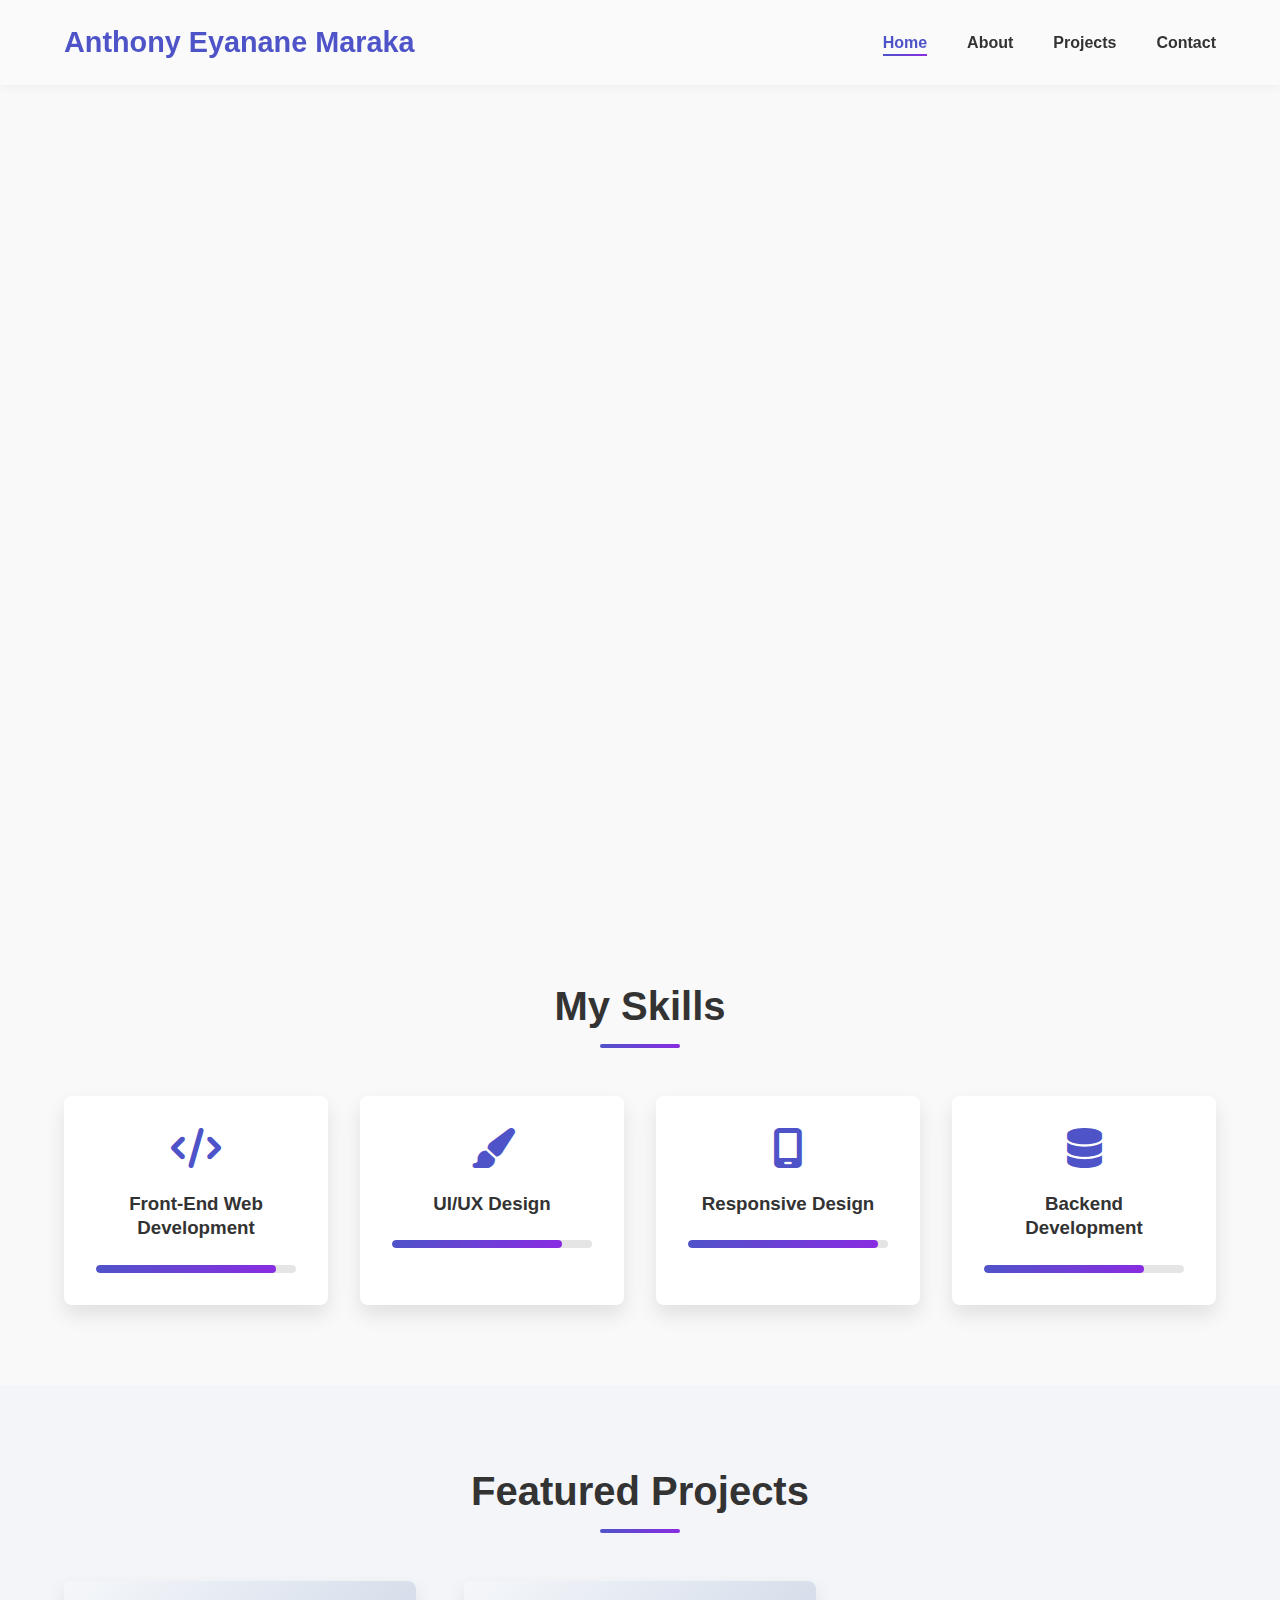
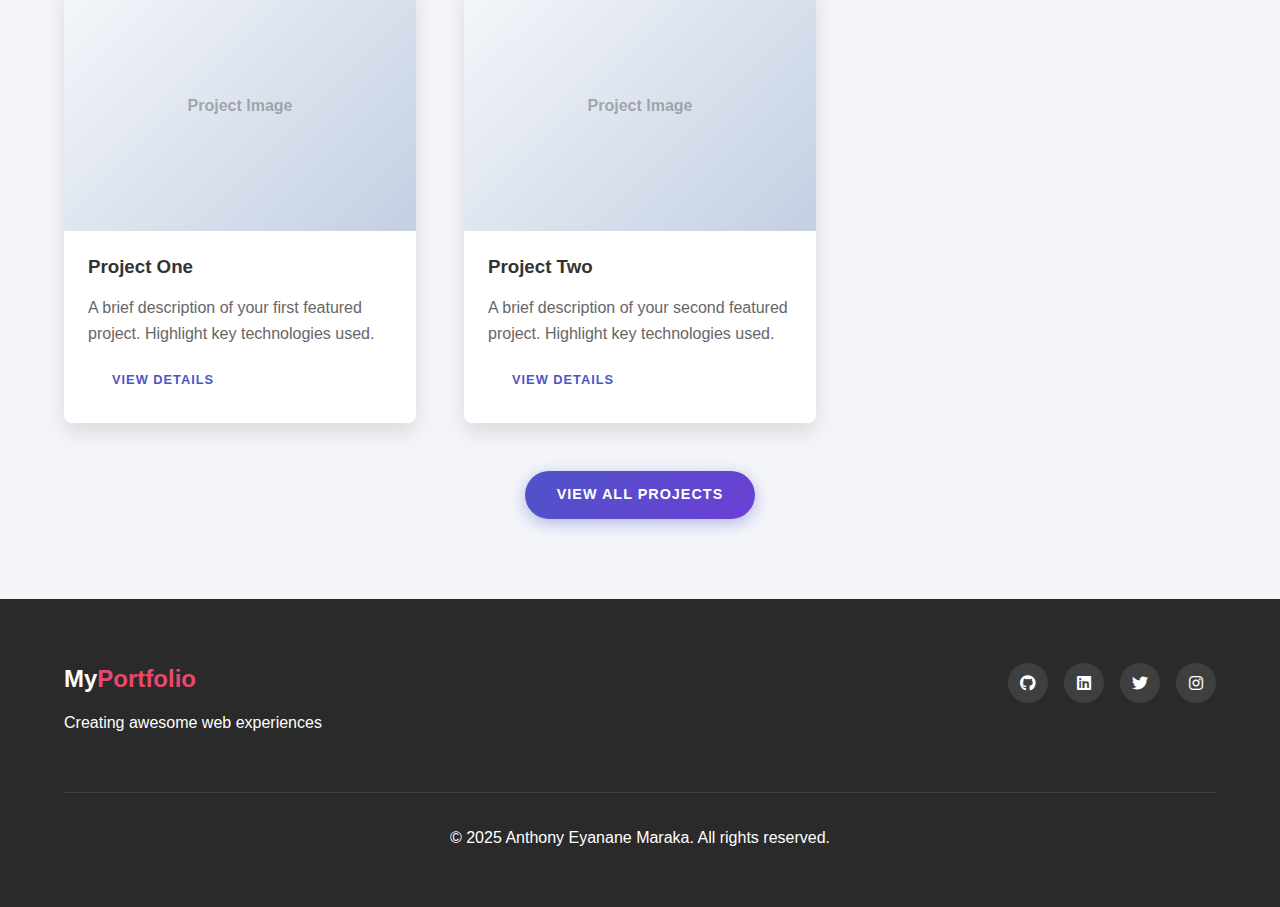
<file: index.html>
<!DOCTYPE html>
<html lang="en">
<head>
    <meta charset="UTF-8">
    <meta name="viewport" content="width=device-width, initial-scale=1.0">
    <title>My Portfolio | Home</title>
    <link rel="stylesheet" href="styles.css">
    <link rel="stylesheet" href="animations.css">
    <link rel="stylesheet" href="https://cdnjs.cloudflare.com/ajax/libs/font-awesome/6.4.0/css/all.min.css">
</head>
<body>
    <header>
        <div class="logo">
            <h1><a href="index.html">Anthony Eyanane Maraka<span></span></a></h1>
        </div>
        <nav>
            <ul class="nav-links">
                <li><a href="index.html" class="active">Home</a></li>
                <li><a href="about.html">About</a></li>
                <li><a href="projects.html">Projects</a></li>
                <li><a href="contact.html">Contact</a></li>
            </ul>
            <div class="burger">
                <div class="line1"></div>
                <div class="line2"></div>
                <div class="line3"></div>
            </div>
        </nav>
    </header>

    <main>
        <section class="hero">
            <div class="hero-text">
                <h1 class="animate-text">Hello, I'm <span class="highlight">Anthony Eyanane Maraka</span></h1>
                <h2 class="animate-text delay-1">I'm a <span class="typing">Full-Stack Web Developer</span></h2>
                <p class="animate-text delay-2">Welcome to my portfolio! I specialize in creating beautiful and functional websites and web Applications.</p>
                <div class="cta-buttons animate-text delay-3">
                    <a href="about.html" class="btn primary-btn">About Me</a>
                    <a href="projects.html" class="btn secondary-btn">My Projects</a>
                </div>
            </div>
            <div class="hero-image animate-in">
                <div class="shape">
                    <img src="./profilepic.jpg" alt="">
                </div>
            </div>
        </section>

        <section class="skills">
            <h2 class="section-title">My Skills</h2>
            <div class="skills-container">
                <div class="skill-card">
                    <i class="fas fa-code"></i>
                    <h3>Front-End Web Development</h3>
                    <div class="skill-level">
                        <div class="skill-progress" style="width: 90%;"></div>
                    </div>
                </div>
                <div class="skill-card">
                    <i class="fas fa-paintbrush"></i>
                    <h3>UI/UX Design</h3>
                    <div class="skill-level">
                        <div class="skill-progress" style="width: 85%;"></div>
                    </div>
                </div>
                <div class="skill-card">
                    <i class="fas fa-mobile-screen"></i>
                    <h3>Responsive Design</h3>
                    <div class="skill-level">
                        <div class="skill-progress" style="width: 95%;"></div>
                    </div>
                </div>
                <div class="skill-card">
                    <i class="fas fa-database"></i>
                    <h3>Backend Development</h3>
                    <div class="skill-level">
                        <div class="skill-progress" style="width: 80%;"></div>
                    </div>
                </div>
            </div>
        </section>

        <section class="featured-projects">
            <h2 class="section-title">Featured Projects</h2>
            <div class="projects-grid">
                <div class="project-card">
                    <div class="project-image placeholder-image"></div>
                    <div class="project-info">
                        <h3>Project One</h3>
                        <p>A brief description of your first featured project. Highlight key technologies used.</p>
                        <a href="projects.html" class="btn small-btn">View Details</a>
                    </div>
                </div>
                <div class="project-card">
                    <div class="project-image placeholder-image"></div>
                    <div class="project-info">
                        <h3>Project Two</h3>
                        <p>A brief description of your second featured project. Highlight key technologies used.</p>
                        <a href="projects.html" class="btn small-btn">View Details</a>
                    </div>
                </div>
            </div>
            <div class="view-all">
                <a href="projects.html" class="btn primary-btn">View All Projects</a>
            </div>
        </section>
    </main>

    <footer>
        <div class="footer-content">
            <div class="footer-logo">
                <h2>My<span>Portfolio</span></h2>
                <p>Creating awesome web experiences</p>
            </div>
            <div class="social-links">
                <a href="#" class="social-icon"><i class="fab fa-github"></i></a>
                <a href="#" class="social-icon"><i class="fab fa-linkedin"></i></a>
                <a href="#" class="social-icon"><i class="fab fa-twitter"></i></a>
                <a href="#" class="social-icon"><i class="fab fa-instagram"></i></a>
            </div>
        </div>
        <div class="footer-bottom">
            <p>&copy; 2025 Anthony Eyanane Maraka. All rights reserved.</p>
        </div>
    </footer>

    <script>
        // Toggle mobile navigation
        document.querySelector('.burger').addEventListener('click', function() {
            document.querySelector('.nav-links').classList.toggle('nav-active');
            this.classList.toggle('toggle');
        });
    </script>
</body>
</html>
</file>
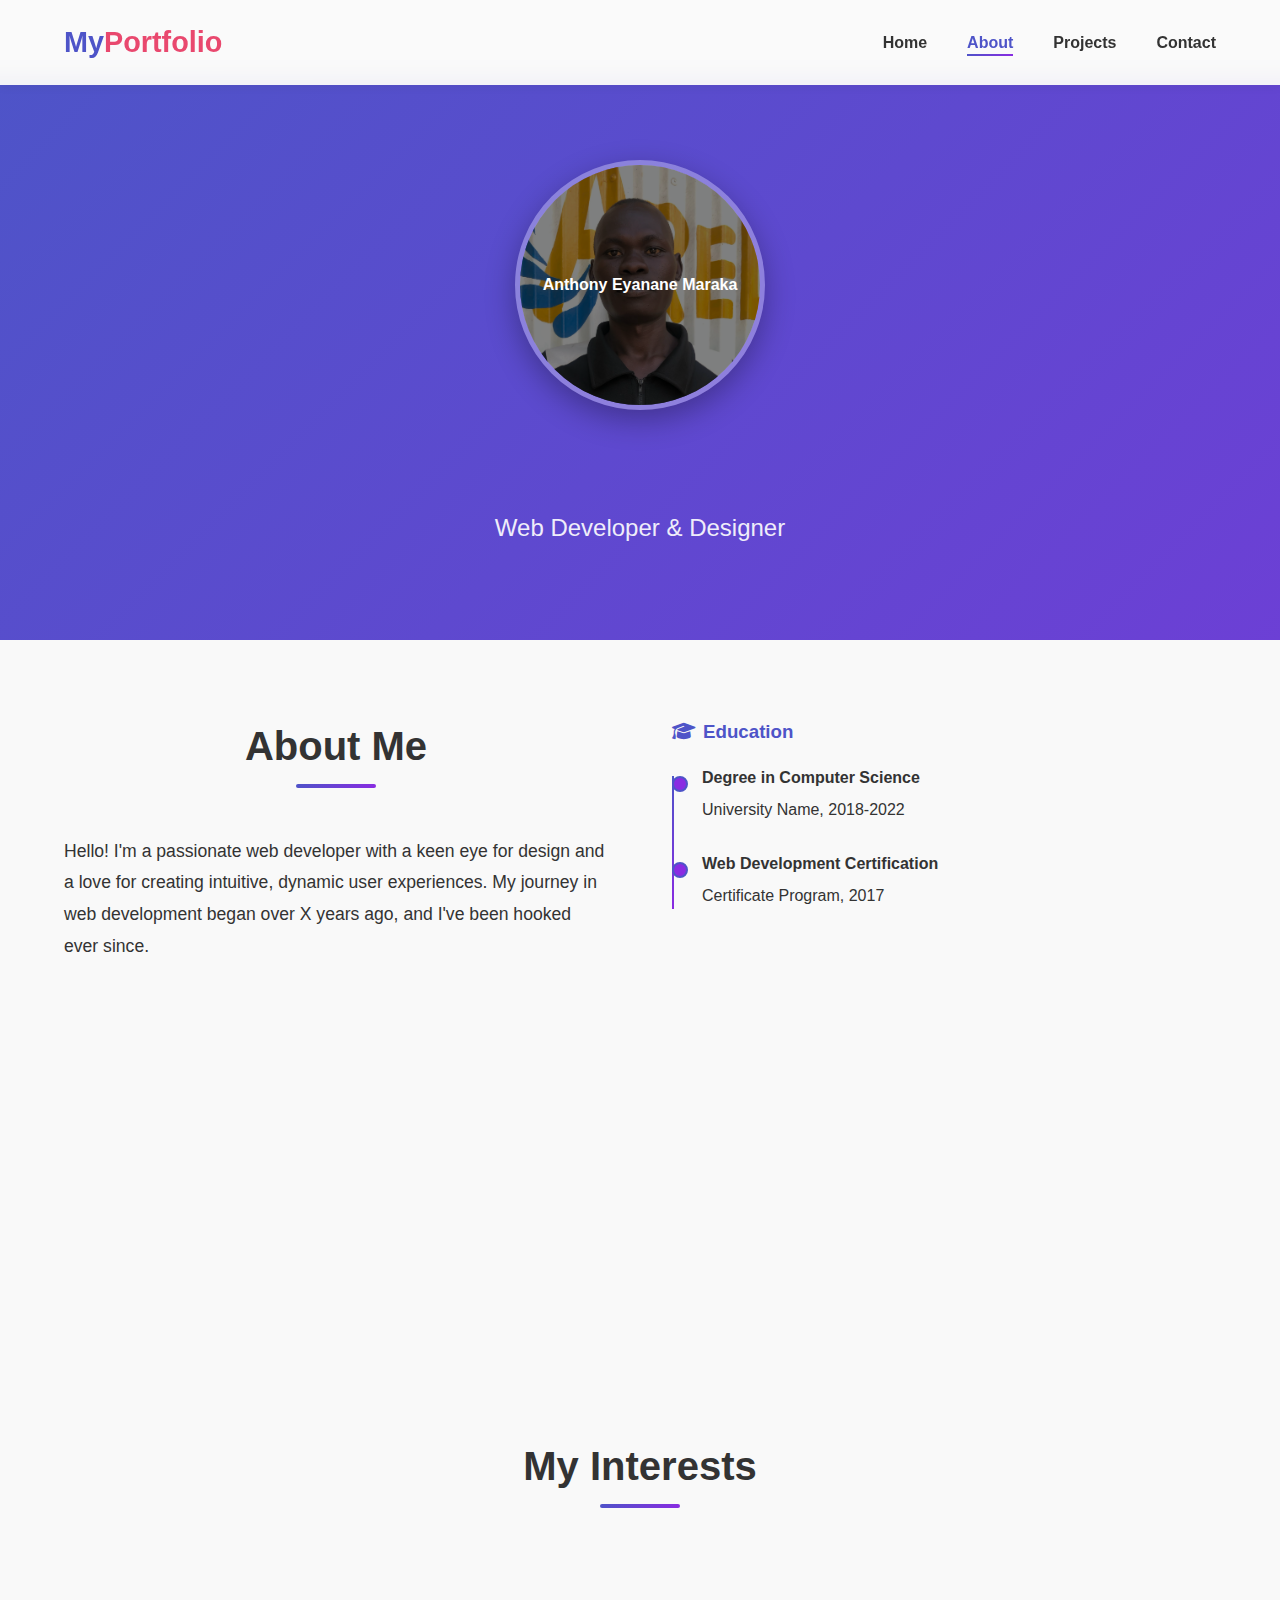
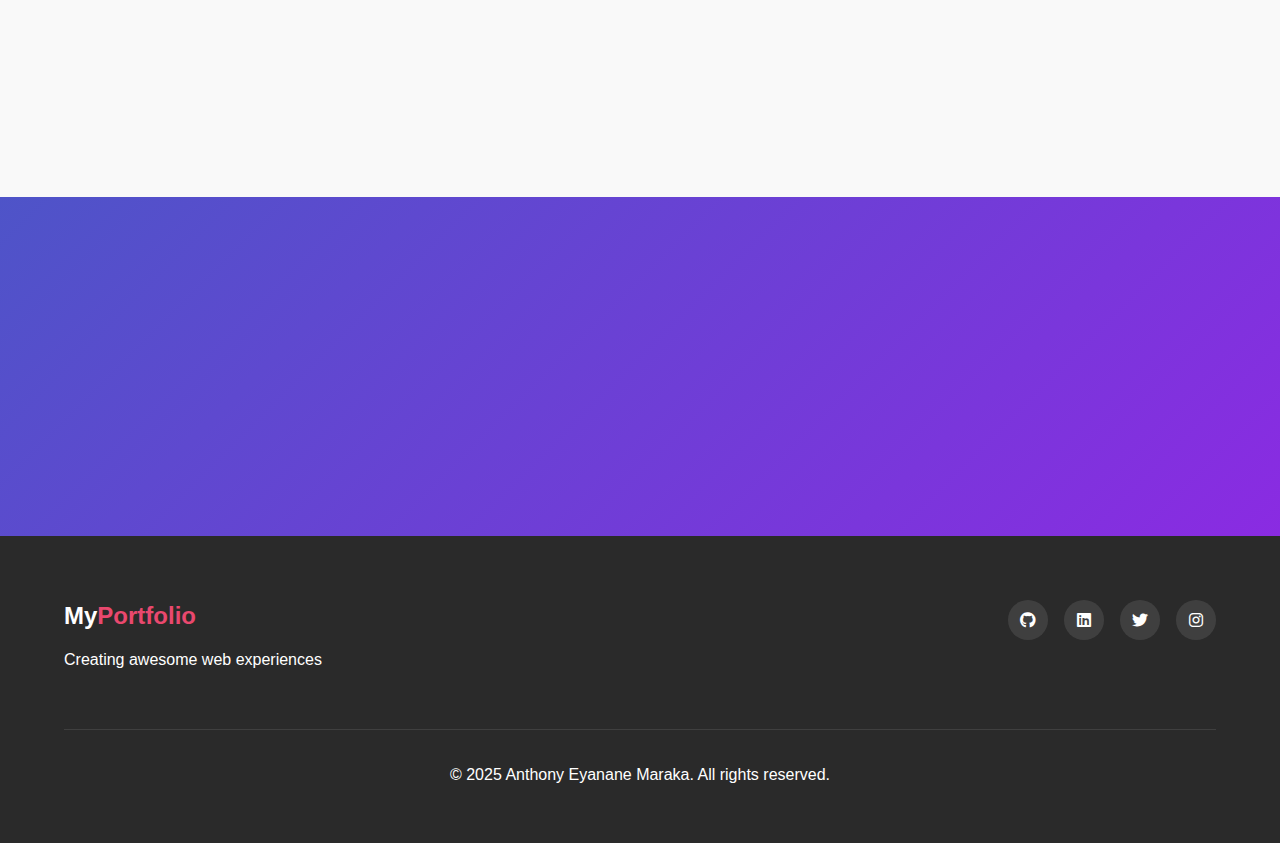
<file: about.html>
<!DOCTYPE html>
<html lang="en">
<head>
    <meta charset="UTF-8">
    <meta name="viewport" content="width=device-width, initial-scale=1.0">
    <title>My Portfolio | About Me</title>
    <link rel="stylesheet" href="styles.css">
    <link rel="stylesheet" href="animations.css">
    <link rel="stylesheet" href="https://cdnjs.cloudflare.com/ajax/libs/font-awesome/6.4.0/css/all.min.css">
</head>
<body>
    <header>
        <div class="logo">
            <h1><a href="index.html">My<span>Portfolio</span></a></h1>
        </div>
        <nav>
            <ul class="nav-links">
                <li><a href="index.html">Home</a></li>
                <li><a href="about.html" class="active">About</a></li>
                <li><a href="projects.html">Projects</a></li>
                <li><a href="contact.html">Contact</a></li>
            </ul>
            <div class="burger">
                <div class="line1"></div>
                <div class="line2"></div>
                <div class="line3"></div>
            </div>
        </nav>
    </header>

    <main>
        <section class="about-hero">
            <div class="profile-container">
                <div class="profile-photo-wrapper">
                    <div class="profile-photo">
                        <!-- Replace the following with your actual photo -->
                        <img src="./profilepic.jpg" alt="Your Name" class="photo-placeholder">
                        <div class="photo-overlay">
                            <span>
                                Anthony Eyanane Maraka
                            </span>
                        </div>
                    </div>
                </div>
                <div class="profile-name">
                    <h1 class="animate-text">Anthony Eyanane Maraka</h1>
                    <h2 class="animate-text delay-1">Web Developer & Designer</h2>
                </div>
            </div>
        </section>
        
        <section class="about-content">
            <div class="about-text">
                <h2 class="section-title">About Me</h2>
                <p class="animate-on-scroll">Hello! I'm a passionate web developer with a keen eye for design and a love for creating intuitive, dynamic user experiences. My journey in web development began over X years ago, and I've been hooked ever since.</p>
                
                <p class="animate-on-scroll">I specialize in front-end development, creating responsive websites that work across all devices. I combine technical skills with creative problem-solving to build applications that are both functional and aesthetically pleasing.</p>
                
                <p class="animate-on-scroll">When I'm not coding, you can find me [your hobbies or interests]. I believe that bringing diverse experiences into my work helps me create more innovative solutions.</p>
            </div>
            
            <div class="about-info">
                <div class="info-section education animate-on-scroll">
                    <h3><i class="fas fa-graduation-cap"></i> Education</h3>
                    <div class="timeline">
                        <div class="timeline-item">
                            <h4>Degree in Computer Science</h4>
                            <p>University Name, 2018-2022</p>
                        </div>
                        <div class="timeline-item">
                            <h4>Web Development Certification</h4>
                            <p>Certificate Program, 2017</p>
                        </div>
                    </div>
                </div>
                
                <div class="info-section experience animate-on-scroll">
                    <h3><i class="fas fa-briefcase"></i> Experience</h3>
                    <div class="timeline">
                        <div class="timeline-item">
                            <h4>Senior Web Developer</h4>
                            <p>Company Name, 2021-Present</p>
                        </div>
                        <div class="timeline-item">
                            <h4>Web Developer</h4>
                            <p>Company Name, 2019-2021</p>
                        </div>
                        <div class="timeline-item">
                            <h4>Junior Developer</h4>
                            <p>Company Name, 2017-2019</p>
                        </div>
                    </div>
                </div>
            </div>
        </section>
        
        <section class="interests">
            <h2 class="section-title">My Interests</h2>
            <div class="interests-container">
                <div class="interest-card animate-on-scroll">
                    <i class="fas fa-laptop-code"></i>
                    <h3>Coding</h3>
                </div>
                <div class="interest-card animate-on-scroll">
                    <i class="fas fa-book"></i>
                    <h3>Reading</h3>
                </div>
                <div class="interest-card animate-on-scroll">
                    <i class="fas fa-camera"></i>
                    <h3>Photography</h3>
                </div>
                <div class="interest-card animate-on-scroll">
                    <i class="fas fa-plane"></i>
                    <h3>Traveling</h3>
                </div>
            </div>
        </section>
        
        <section class="cta-section">
            <div class="cta-content animate-on-scroll">
                <h2>Interested in working together?</h2>
                <p>I'm always open to discussing new projects and opportunities.</p>
                <a href="contact.html" class="btn primary-btn">Get In Touch</a>
            </div>
        </section>
    </main>

    <footer>
        <div class="footer-content">
            <div class="footer-logo">
                <h2>My<span>Portfolio</span></h2>
                <p>Creating awesome web experiences</p>
            </div>
            <div class="social-links">
                <a href="#" class="social-icon"><i class="fab fa-github"></i></a>
                <a href="#" class="social-icon"><i class="fab fa-linkedin"></i></a>
                <a href="#" class="social-icon"><i class="fab fa-twitter"></i></a>
                <a href="#" class="social-icon"><i class="fab fa-instagram"></i></a>
            </div>
        </div>
        <div class="footer-bottom">
            <p>&copy; 2025 Anthony Eyanane Maraka. All rights reserved.</p>
        </div>
    </footer>

    <script>
        // Toggle mobile navigation
        document.querySelector('.burger').addEventListener('click', function() {
            document.querySelector('.nav-links').classList.toggle('nav-active');
            this.classList.toggle('toggle');
        });

        // Animation for elements when they come into view
        const observerOptions = {
            threshold: 0.25
        };

        const observer = new IntersectionObserver(function(entries, observer) {
            entries.forEach(entry => {
                if (entry.isIntersecting) {
                    entry.target.classList.add('visible');
                    observer.unobserve(entry.target);
                }
            });
        }, observerOptions);

        document.querySelectorAll('.animate-on-scroll').forEach(element => {
            observer.observe(element);
        });
    </script>
</body>
</html>
</file>
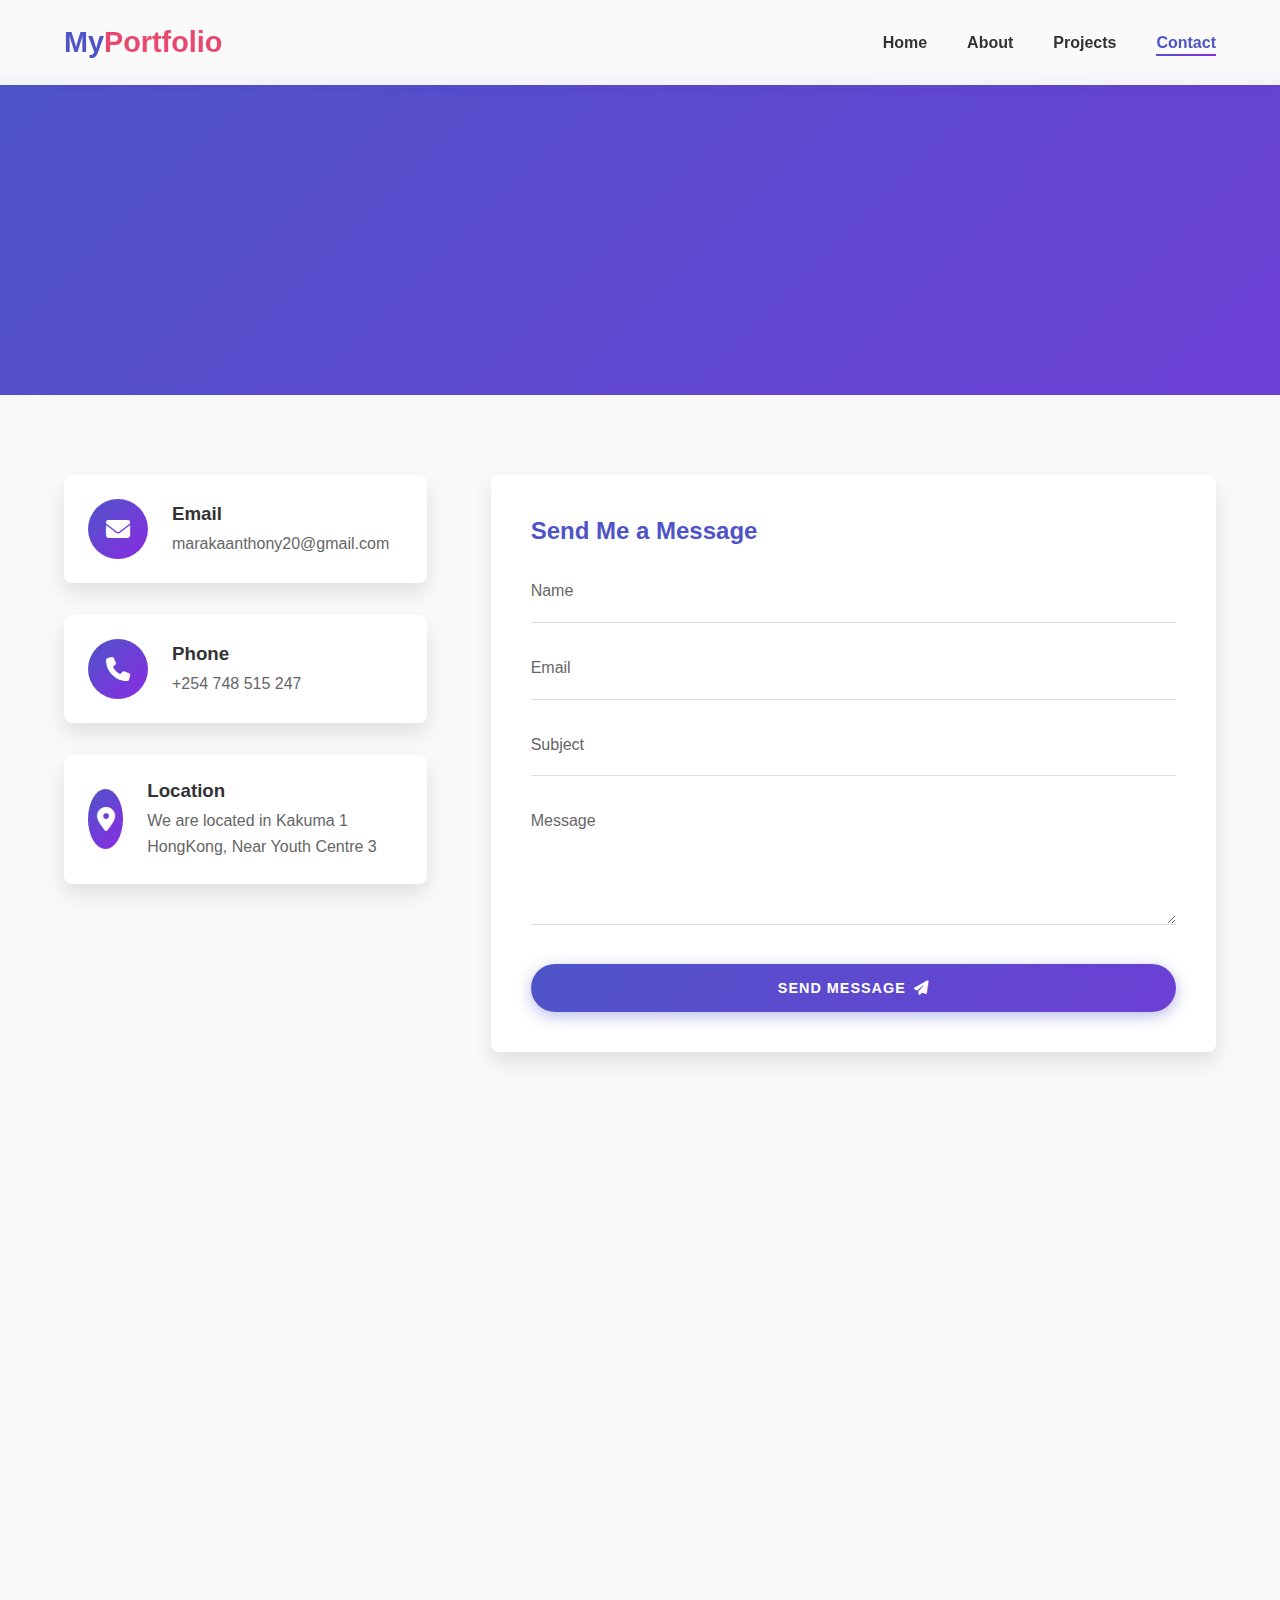
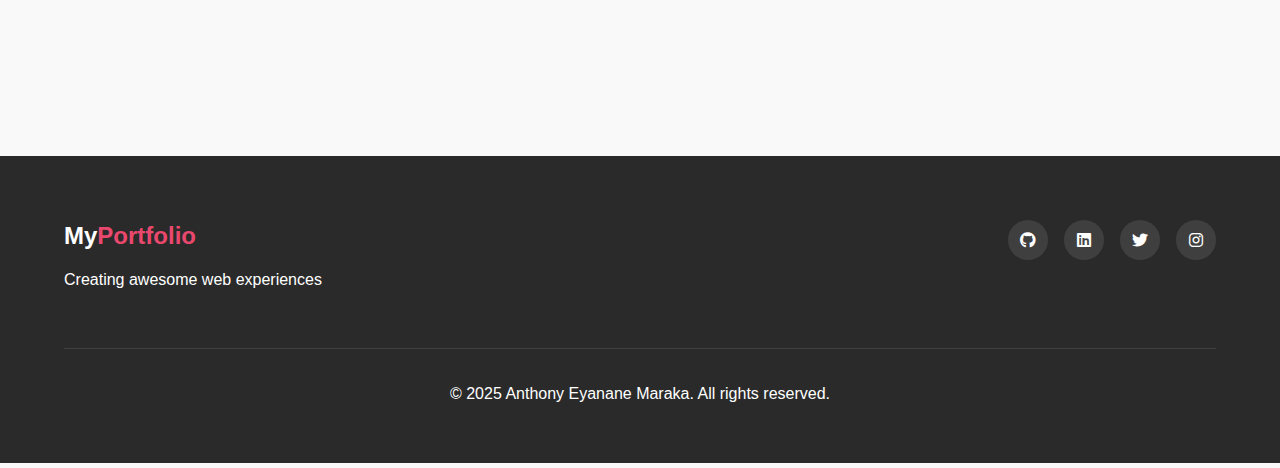
<file: contact.html>
<!DOCTYPE html>
<html lang="en">
<head>
    <meta charset="UTF-8">
    <meta name="viewport" content="width=device-width, initial-scale=1.0">
    <title>My Portfolio | Contact</title>
    <link rel="stylesheet" href="styles.css">
    <link rel="stylesheet" href="animations.css">
    <link rel="stylesheet" href="https://cdnjs.cloudflare.com/ajax/libs/font-awesome/6.4.0/css/all.min.css">
</head>
<body>
    <header>
        <div class="logo">
            <h1><a href="index.html">My<span>Portfolio</span></a></h1>
        </div>
        <nav>
            <ul class="nav-links">
                <li><a href="index.html">Home</a></li>
                <li><a href="about.html">About</a></li>
                <li><a href="projects.html">Projects</a></li>
                <li><a href="contact.html" class="active">Contact</a></li>
            </ul>
            <div class="burger">
                <div class="line1"></div>
                <div class="line2"></div>
                <div class="line3"></div>
            </div>
        </nav>
    </header>

    <main>
        <section class="contact-hero">
            <div class="contact-hero-content">
                <h1 class="animate-text">Get In Touch</h1>
                <p class="animate-text delay-1">Have a question or want to work together? Feel free to contact me!</p>
            </div>
        </section>

        <section class="contact-container">
            <div class="contact-info">
                <div class="info-card animate-on-scroll">
                    <div class="info-icon">
                        <i class="fas fa-envelope"></i>
                    </div>
                    <div class="info-details">
                        <h3>Email</h3>
                        <p>marakaanthony20@gmail.com</p>
                    </div>
                </div>
                <div class="info-card animate-on-scroll">
                    <div class="info-icon">
                        <i class="fas fa-phone"></i>
                    </div>
                    <div class="info-details">
                        <h3>Phone</h3>
                        <p>+254 748 515 247</p>
                    </div>
                </div>
                <div class="info-card animate-on-scroll">
                    <div class="info-icon">
                        <i class="fas fa-map-marker-alt"></i>
                    </div>
                    <div class="info-details">
                        <h3>Location</h3>
                        <p>We are located in Kakuma 1 HongKong, Near Youth Centre 3</p>
                    </div>
                </div>
                <div class="social-contact animate-on-scroll">
                    <h3>Connect With Me</h3>
                    <div class="social-icons">
                        <a href="#" class="social-icon"><i class="fab fa-github"></i></a>
                        <a href="#" class="social-icon"><i class="fab fa-linkedin"></i></a>
                        <a href="#" class="social-icon"><i class="fab fa-twitter"></i></a>
                        <a href="#" class="social-icon"><i class="fab fa-instagram"></i></a>
                    </div>
                </div>
            </div>

            <div class="contact-form-container animate-on-scroll">
                <h2>Send Me a Message</h2>
                <form class="contact-form" id="contactForm">
                    <div class="form-group">
                        <label for="name">Name</label>
                        <input type="text" id="name" name="name" required>
                        <div class="form-border"></div>
                    </div>
                    <div class="form-group">
                        <label for="email">Email</label>
                        <input type="email" id="email" name="email" required>
                        <div class="form-border"></div>
                    </div>
                    <div class="form-group">
                        <label for="subject">Subject</label>
                        <input type="text" id="subject" name="subject" required>
                        <div class="form-border"></div>
                    </div>
                    <div class="form-group">
                        <label for="message">Message</label>
                        <textarea id="message" name="message" rows="5" required></textarea>
                        <div class="form-border"></div>
                    </div>
                    <button type="submit" class="btn primary-btn submit-btn">
                        <span>Send Message</span>
                        <i class="fas fa-paper-plane"></i>
                    </button>
                </form>
            </div>
        </section>

        <section class="map-section">
            <div class="map-container animate-on-scroll">
                <h2>Find Me Here</h2>
                <div class="map-placeholder">
                    <!-- Replace with actual map embed code -->
                    <div class="map-overlay">
                        <span>Map will be embedded here</span>
                    </div>
                </div>
            </div>
        </section>
    </main>

    <footer>
        <div class="footer-content">
            <div class="footer-logo">
                <h2>My<span>Portfolio</span></h2>
                <p>Creating awesome web experiences</p>
            </div>
            <div class="social-links">
                <a href="#" class="social-icon"><i class="fab fa-github"></i></a>
                <a href="#" class="social-icon"><i class="fab fa-linkedin"></i></a>
                <a href="#" class="social-icon"><i class="fab fa-twitter"></i></a>
                <a href="#" class="social-icon"><i class="fab fa-instagram"></i></a>
            </div>
        </div>
        <div class="footer-bottom">
            <p>&copy; 2025 Anthony Eyanane Maraka. All rights reserved.</p>
        </div>
    </footer>

    <script>
        // Toggle mobile navigation
        document.querySelector('.burger').addEventListener('click', function() {
            document.querySelector('.nav-links').classList.toggle('nav-active');
            this.classList.toggle('toggle');
        });

        // Form animation
        const formInputs = document.querySelectorAll('.form-group input, .form-group textarea');
        
        formInputs.forEach(input => {
            input.addEventListener('focus', function() {
                this.parentElement.classList.add('focused');
            });
            
            input.addEventListener('blur', function() {
                if (this.value === '') {
                    this.parentElement.classList.remove('focused');
                }
            });
            
            // Check if input has value on page load
            if (input.value !== '') {
                input.parentElement.classList.add('focused');
            }
        });

        // Form submission (for demonstration)
        document.getElementById('contactForm').addEventListener('submit', function(e) {
            e.preventDefault();
            
            // Simulate form submission
            const submitBtn = document.querySelector('.submit-btn');
            submitBtn.innerHTML = '<i class="fas fa-spinner fa-spin"></i> Sending...';
            submitBtn.disabled = true;
            
            setTimeout(() => {
                submitBtn.innerHTML = '<i class="fas fa-check"></i> Message Sent!';
                submitBtn.classList.add('success');
                
                // Reset form after delay
                setTimeout(() => {
                    this.reset();
                    submitBtn.innerHTML = '<span>Send Message</span><i class="fas fa-paper-plane"></i>';
                    submitBtn.disabled = false;
                    submitBtn.classList.remove('success');
                    document.querySelectorAll('.form-group').forEach(group => {
                        group.classList.remove('focused');
                    });
                }, 3000);
            }, 2000);
        });

        // Animation for elements when they come into view
        const observerOptions = {
            threshold: 0.25
        };

        const observer = new IntersectionObserver(function(entries, observer) {
            entries.forEach(entry => {
                if (entry.isIntersecting) {
                    entry.target.classList.add('visible');
                    observer.unobserve(entry.target);
                }
            });
        }, observerOptions);

        document.querySelectorAll('.animate-on-scroll').forEach(element => {
            observer.observe(element);
        });
    </script>
</body>
</html>
</file>
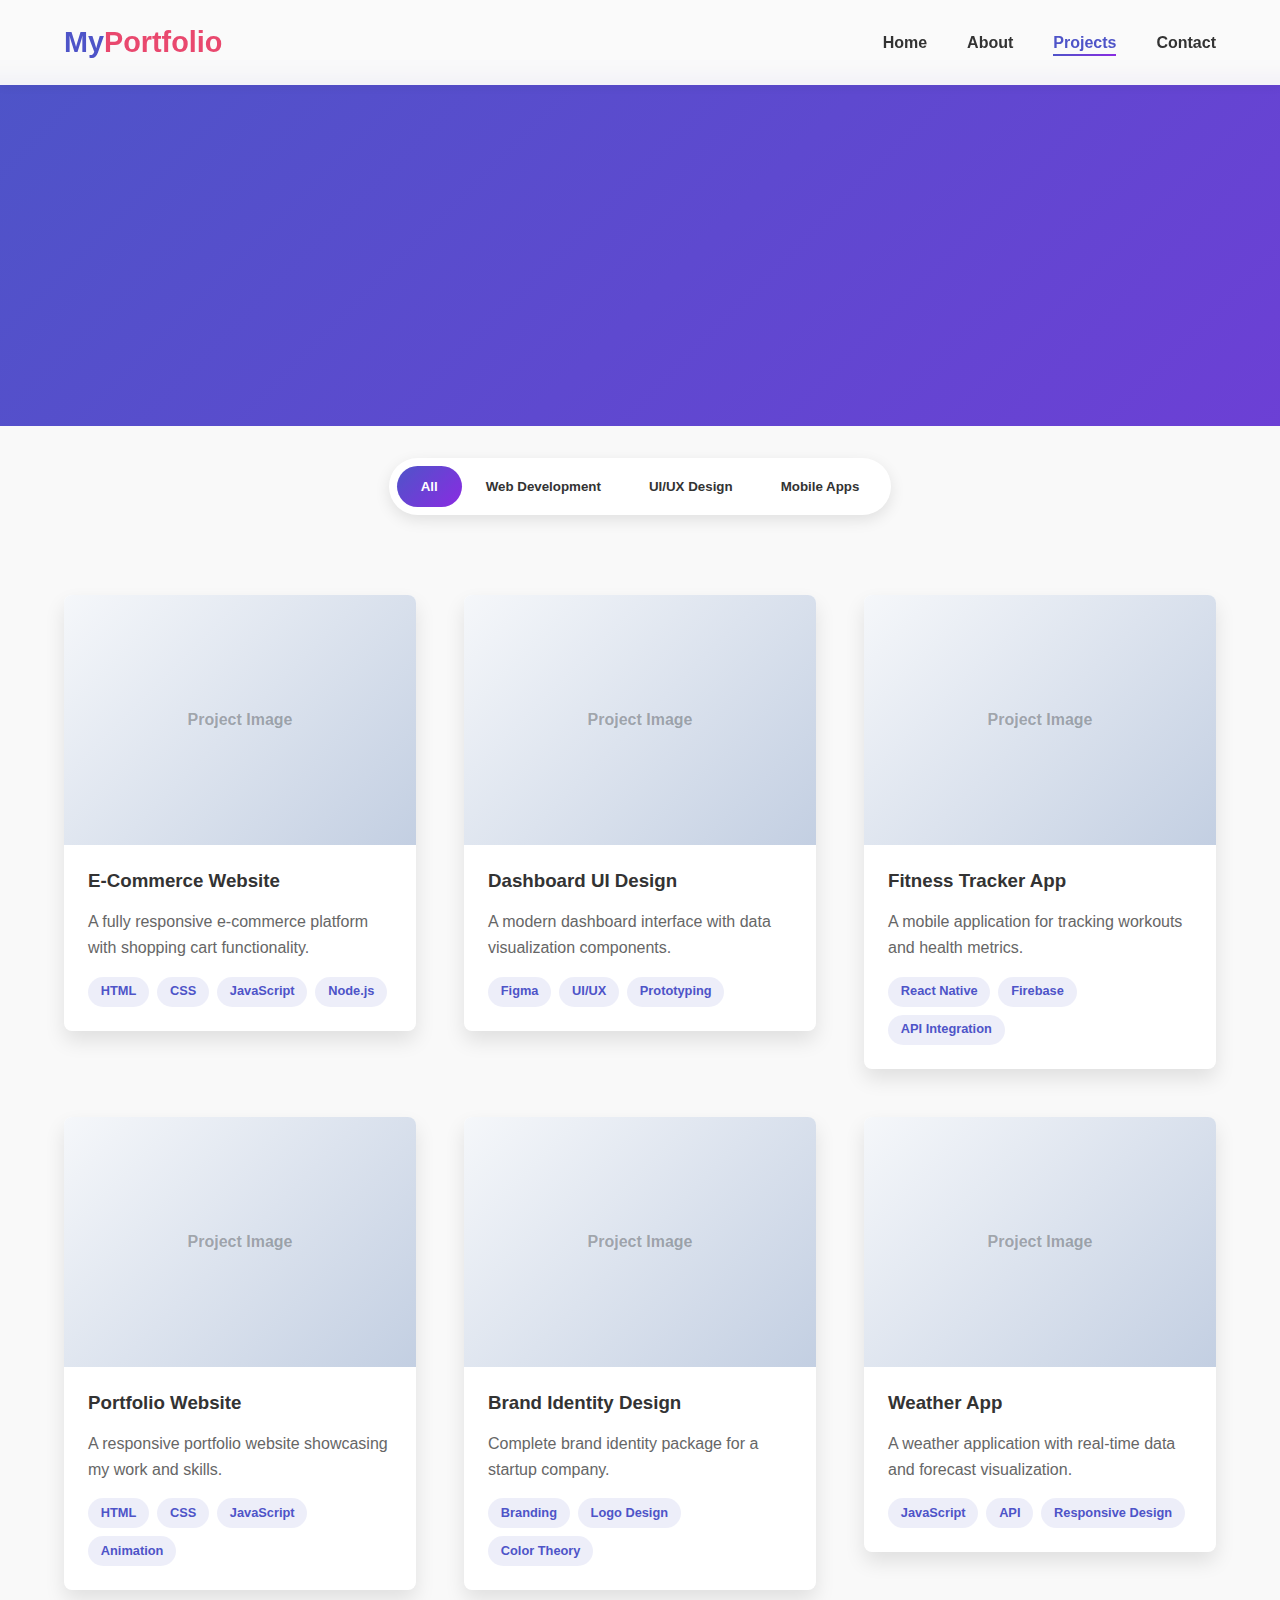
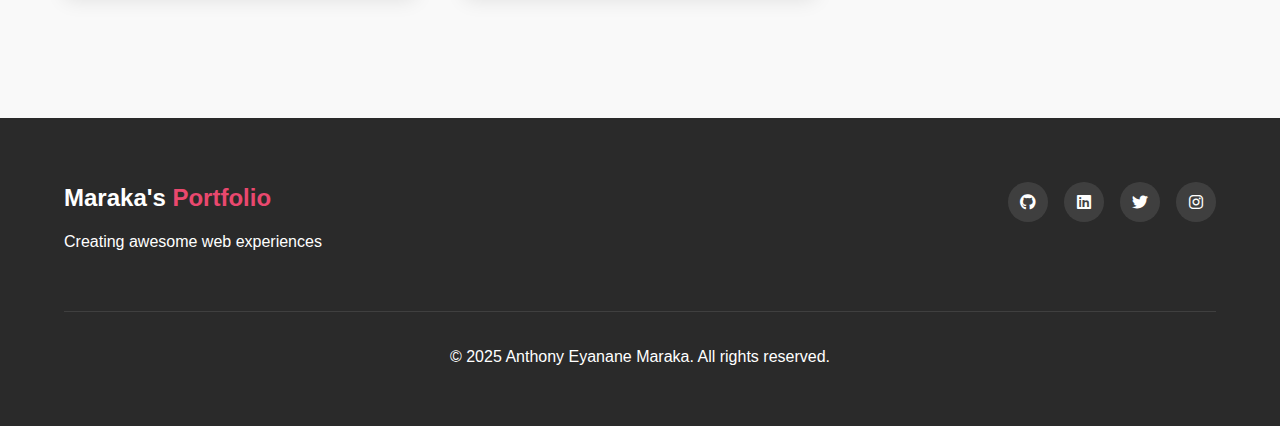
<file: projects.html>
<!DOCTYPE html>
<html lang="en">
<head>
    <meta charset="UTF-8">
    <meta name="viewport" content="width=device-width, initial-scale=1.0">
    <title>My Portfolio | Projects</title>
    <link rel="stylesheet" href="styles.css">
    <link rel="stylesheet" href="animations.css">
    <link rel="stylesheet" href="https://cdnjs.cloudflare.com/ajax/libs/font-awesome/6.4.0/css/all.min.css">
</head>
<body>
    <header>
        <div class="logo">
            <h1><a href="index.html">My<span>Portfolio</span></a></h1>
        </div>
        <nav>
            <ul class="nav-links">
                <li><a href="index.html">Home</a></li>
                <li><a href="about.html">About</a></li>
                <li><a href="projects.html" class="active">Projects</a></li>
                <li><a href="contact.html">Contact</a></li>
            </ul>
            <div class="burger">
                <div class="line1"></div>
                <div class="line2"></div>
                <div class="line3"></div>
            </div>
        </nav>
    </header>

    <main>
        <section class="projects-hero">
            <div class="projects-hero-content">
                <h1 class="animate-text">My Projects</h1>
                <p class="animate-text delay-1">A showcase of my work, projects, and contributions.</p>
            </div>
        </section>

        <section class="projects-filter">
            <div class="filter-container">
                <button class="filter-btn active" data-filter="all">All</button>
                <button class="filter-btn" data-filter="web">Web Development</button>
                <button class="filter-btn" data-filter="design">UI/UX Design</button>
                <button class="filter-btn" data-filter="app">Mobile Apps</button>
            </div>
        </section>

        <section class="projects-gallery">
            <div class="projects-grid">
                <!-- Project 1 -->
                <div class="project-item" data-category="web">
                    <div class="project-card">
                        <div class="project-image placeholder-image">
                            <div class="project-overlay">
                                <div class="project-links">
                                    <a href="#" class="project-link"><i class="fas fa-link"></i></a>
                                    <a href="#" class="project-github"><i class="fab fa-github"></i></a>
                                </div>
                            </div>
                        </div>
                        <div class="project-info">
                            <h3>E-Commerce Website</h3>
                            <p>A fully responsive e-commerce platform with shopping cart functionality.</p>
                            <div class="project-tech">
                                <span class="tech-tag">HTML</span>
                                <span class="tech-tag">CSS</span>
                                <span class="tech-tag">JavaScript</span>
                                <span class="tech-tag">Node.js</span>
                            </div>
                        </div>
                    </div>
                </div>

                <!-- Project 2 -->
                <div class="project-item" data-category="design">
                    <div class="project-card">
                        <div class="project-image placeholder-image">
                            <div class="project-overlay">
                                <div class="project-links">
                                    <a href="#" class="project-link"><i class="fas fa-link"></i></a>
                                    <a href="#" class="project-github"><i class="fab fa-github"></i></a>
                                </div>
                            </div>
                        </div>
                        <div class="project-info">
                            <h3>Dashboard UI Design</h3>
                            <p>A modern dashboard interface with data visualization components.</p>
                            <div class="project-tech">
                                <span class="tech-tag">Figma</span>
                                <span class="tech-tag">UI/UX</span>
                                <span class="tech-tag">Prototyping</span>
                            </div>
                        </div>
                    </div>
                </div>

                <!-- Project 3 -->
                <div class="project-item" data-category="app">
                    <div class="project-card">
                        <div class="project-image placeholder-image">
                            <div class="project-overlay">
                                <div class="project-links">
                                    <a href="#" class="project-link"><i class="fas fa-link"></i></a>
                                    <a href="#" class="project-github"><i class="fab fa-github"></i></a>
                                </div>
                            </div>
                        </div>
                        <div class="project-info">
                            <h3>Fitness Tracker App</h3>
                            <p>A mobile application for tracking workouts and health metrics.</p>
                            <div class="project-tech">
                                <span class="tech-tag">React Native</span>
                                <span class="tech-tag">Firebase</span>
                                <span class="tech-tag">API Integration</span>
                            </div>
                        </div>
                    </div>
                </div>

                <!-- Project 4 -->
                <div class="project-item" data-category="web">
                    <div class="project-card">
                        <div class="project-image placeholder-image">
                            <div class="project-overlay">
                                <div class="project-links">
                                    <a href="#" class="project-link"><i class="fas fa-link"></i></a>
                                    <a href="#" class="project-github"><i class="fab fa-github"></i></a>
                                </div>
                            </div>
                        </div>
                        <div class="project-info">
                            <h3>Portfolio Website</h3>
                            <p>A responsive portfolio website showcasing my work and skills.</p>
                            <div class="project-tech">
                                <span class="tech-tag">HTML</span>
                                <span class="tech-tag">CSS</span>
                                <span class="tech-tag">JavaScript</span>
                                <span class="tech-tag">Animation</span>
                            </div>
                        </div>
                    </div>
                </div>

                <!-- Project 5 -->
                <div class="project-item" data-category="design">
                    <div class="project-card">
                        <div class="project-image placeholder-image">
                            <div class="project-overlay">
                                <div class="project-links">
                                    <a href="#" class="project-link"><i class="fas fa-link"></i></a>
                                    <a href="#" class="project-github"><i class="fab fa-github"></i></a>
                                </div>
                            </div>
                        </div>
                        <div class="project-info">
                            <h3>Brand Identity Design</h3>
                            <p>Complete brand identity package for a startup company.</p>
                            <div class="project-tech">
                                <span class="tech-tag">Branding</span>
                                <span class="tech-tag">Logo Design</span>
                                <span class="tech-tag">Color Theory</span>
                            </div>
                        </div>
                    </div>
                </div>

                <!-- Project 6 -->
                <div class="project-item" data-category="web">
                    <div class="project-card">
                        <div class="project-image placeholder-image">
                            <div class="project-overlay">
                                <div class="project-links">
                                    <a href="#" class="project-link"><i class="fas fa-link"></i></a>
                                    <a href="#" class="project-github"><i class="fab fa-github"></i></a>
                                </div>
                            </div>
                        </div>
                        <div class="project-info">
                            <h3>Weather App</h3>
                            <p>A weather application with real-time data and forecast visualization.</p>
                            <div class="project-tech">
                                <span class="tech-tag">JavaScript</span>
                                <span class="tech-tag">API</span>
                                <span class="tech-tag">Responsive Design</span>
                            </div>
                        </div>
                    </div>
                </div>
            </div>
        </section>
    </main>

    <footer>
        <div class="footer-content">
            <div class="footer-logo">
                <h2>Maraka's <span>Portfolio</span></h2>
                <p>Creating awesome web experiences</p>
            </div>
            <div class="social-links">
                <a href="#" class="social-icon"><i class="fab fa-github"></i></a>
                <a href="#" class="social-icon"><i class="fab fa-linkedin"></i></a>
                <a href="#" class="social-icon"><i class="fab fa-twitter"></i></a>
                <a href="#" class="social-icon"><i class="fab fa-instagram"></i></a>
            </div>
        </div>
        <div class="footer-bottom">
            <p>&copy; 2025 Anthony Eyanane Maraka. All rights reserved.</p>
        </div>
    </footer>

    <script>
        // Toggle mobile navigation
        document.querySelector('.burger').addEventListener('click', function() {
            document.querySelector('.nav-links').classList.toggle('nav-active');
            this.classList.toggle('toggle');
        });

        // Project filtering
        const filterButtons = document.querySelectorAll('.filter-btn');
        const projectItems = document.querySelectorAll('.project-item');

        filterButtons.forEach(button => {
            button.addEventListener('click', function() {
                // Remove active class from all buttons
                filterButtons.forEach(btn => btn.classList.remove('active'));
                // Add active class to clicked button
                this.classList.add('active');
                
                const filterValue = this.getAttribute('data-filter');
                
                projectItems.forEach(item => {
                    if (filterValue === 'all' || item.getAttribute('data-category') === filterValue) {
                        item.style.display = 'block';
                        setTimeout(() => {
                            item.style.opacity = '1';
                            item.style.transform = 'scale(1)';
                        }, 50);
                    } else {
                        item.style.opacity = '0';
                        item.style.transform = 'scale(0.8)';
                        setTimeout(() => {
                            item.style.display = 'none';
                        }, 300);
                    }
                });
            });
        });

        // Animation for elements when they come into view
        const observerOptions = {
            threshold: 0.25
        };

        const observer = new IntersectionObserver(function(entries, observer) {
            entries.forEach(entry => {
                if (entry.isIntersecting) {
                    entry.target.classList.add('visible');
                    observer.unobserve(entry.target);
                }
            });
        }, observerOptions);

        document.querySelectorAll('.project-card').forEach(element => {
            observer.observe(element);
        });
    </script>
</body>
</html>
</file>
<file: styles.css>
/* Global Styles and Variables */
:root {
    /* Main color scheme - vibrant and professional */
    --primary-color: #4e54c8;
    --secondary-color: #8a2be2;
    --accent-color: #e9486e;
    --text-color: #333333;
    --light-text: #ffffff;
    --bg-color: #f9f9f9;
    --dark-bg: #2a2a2a;
    --gradient-bg: linear-gradient(135deg, var(--primary-color), var(--secondary-color));
    --card-bg: #ffffff;
    --card-shadow: 0 10px 20px rgba(0, 0, 0, 0.1);
    --border-radius: 8px;
    --transition-speed: 0.3s;
    
    /* Font settings */
    --heading-font: 'Poppins', sans-serif;
    --body-font: 'Open Sans', sans-serif;
}

/* Import fonts from Google Fonts */
@import url('https://fonts.googleapis.com/css2?family=Open+Sans:wght@400;600&family=Poppins:wght@500;600;700&display=swap');

/* CSS Reset & Base Styles */
* {
    margin: 0;
    padding: 0;
    box-sizing: border-box;
}

html {
    scroll-behavior: smooth;
}

body {
    font-family: var(--body-font);
    color: var(--text-color);
    background-color: var(--bg-color);
    line-height: 1.6;
    overflow-x: hidden;
}

h1, h2, h3, h4, h5, h6 {
    font-family: var(--heading-font);
    font-weight: 700;
    line-height: 1.3;
    margin-bottom: 1rem;
}

p {
    margin-bottom: 1.5rem;
}

a {
    text-decoration: none;
    color: var(--primary-color);
    transition: all var(--transition-speed) ease;
}

a:hover {
    color: var(--secondary-color);
}

ul {
    list-style: none;
}

img {
    max-width: 100%;
    height: auto;
    display: block;
}

section {
    padding: 5rem 0;
}

.section-title {
    font-size: 2.5rem;
    text-align: center;
    margin-bottom: 3rem;
    position: relative;
    padding-bottom: 1rem;
}

.section-title::after {
    content: '';
    position: absolute;
    bottom: 0;
    left: 50%;
    transform: translateX(-50%);
    width: 80px;
    height: 4px;
    background: var(--gradient-bg);
    border-radius: 2px;
}

.btn {
    display: inline-flex;
    align-items: center;
    justify-content: center;
    padding: 0.8rem 2rem;
    border-radius: 30px;
    font-weight: 600;
    cursor: pointer;
    transition: all var(--transition-speed) ease;
    border: none;
    outline: none;
    text-transform: uppercase;
    letter-spacing: 1px;
    font-size: 0.9rem;
}

.primary-btn {
    background: var(--gradient-bg);
    color: var(--light-text);
    box-shadow: 0 4px 15px rgba(78, 84, 200, 0.4);
}

.primary-btn:hover {
    background: linear-gradient(135deg, var(--secondary-color), var(--primary-color));
    transform: translateY(-3px);
    box-shadow: 0 8px 25px rgba(78, 84, 200, 0.5);
    color: var(--light-text);
}

.secondary-btn {
    background: transparent;
    color: var(--primary-color);
    border: 2px solid var(--primary-color);
}

.secondary-btn:hover {
    background: var(--primary-color);
    color: var(--light-text);
    transform: translateY(-3px);
}

.small-btn {
    padding: 0.5rem 1.5rem;
    font-size: 0.8rem;
}

/* Header & Navigation */
header {
    position: fixed;
    top: 0;
    left: 0;
    width: 100%;
    z-index: 1000;
    display: flex;
    justify-content: space-between;
    align-items: center;
    padding: 1.5rem 5%;
    transition: all var(--transition-speed) ease;
    background-color: rgba(249, 249, 249, 0.9);
    backdrop-filter: blur(10px);
    box-shadow: 0 2px 10px rgba(0, 0, 0, 0.05);
}

.logo h1 {
    font-size: 1.8rem;
    margin: 0;
}

.logo a {
    color: var(--primary-color);
}

.logo span {
    color: var(--accent-color);
}

.nav-links {
    display: flex;
    align-items: center;
    gap: 2.5rem;
}

.nav-links a {
    color: var(--text-color);
    font-weight: 600;
    position: relative;
}

.nav-links a::after {
    content: '';
    position: absolute;
    bottom: -5px;
    left: 0;
    width: 0;
    height: 2px;
    background: var(--gradient-bg);
    transition: width var(--transition-speed) ease;
}

.nav-links a:hover::after,
.nav-links a.active::after {
    width: 100%;
}

.nav-links a.active {
    color: var(--primary-color);
}

.burger {
    display: none;
    cursor: pointer;
}

.burger div {
    width: 25px;
    height: 3px;
    background-color: var(--text-color);
    margin: 5px;
    transition: all 0.3s ease;
}

/* Main Content - Home Page */
main {
    margin-top: 80px;
}

.hero {
    min-height: calc(100vh - 80px);
    display: flex;
    align-items: center;
    justify-content: space-between;
    padding: 0 5%;
    position: relative;
    overflow: hidden;
}

.hero-text {
    max-width: 50%;
    z-index: 1;
}

.hero-text h1 {
    font-size: 3.5rem;
    margin-bottom: 1rem;
}

.hero-text h2 {
    font-size: 2.5rem;
    margin-bottom: 1.5rem;
}

.highlight {
    color: var(--accent-color);
    position: relative;
    z-index: 1;
}

.highlight::after {
    content: '';
    position: absolute;
    width: 100%;
    height: 30%;
    background-color: rgba(233, 72, 110, 0.2);
    bottom: 5px;
    left: 0;
    z-index: -1;
    transform: skewX(-15deg);
}

.typing {
    position: relative;
    color: var(--secondary-color);
}

.typing::after {
    content: '|';
    position: absolute;
    right: -8px;
    animation: blink 0.8s infinite;
}

.cta-buttons {
    display: flex;
    gap: 1rem;
    margin-top: 2rem;
}

.hero-image {
    width: 45%;
    position: relative;
}

.shape {
    width: 350px;
    height: 350px;
    border-radius: 50%;
    background: var(--gradient-bg);
    position: relative;
    display: flex;
    justify-content: center;
    align-items: center;
    overflow: hidden;
    box-shadow: 0 20px 30px rgba(0, 0, 0, 0.2);
}

.shape::before {
    content: '';
    position: absolute;
    width: 150%;
    height: 150%;
    background: linear-gradient(transparent, rgba(255, 255, 255, 0.2));
    transform: rotate(45deg);
    top: -40%;
    left: -40%;
}

/* Skills Section */
.skills-container {
    display: grid;
    grid-template-columns: repeat(auto-fill, minmax(250px, 1fr));
    gap: 2rem;
    padding: 0 5%;
}

.skill-card {
    background-color: var(--card-bg);
    border-radius: var(--border-radius);
    padding: 2rem;
    box-shadow: var(--card-shadow);
    text-align: center;
    transition: transform var(--transition-speed) ease;
}

.skill-card:hover {
    transform: translateY(-10px);
}

.skill-card i {
    font-size: 2.5rem;
    margin-bottom: 1.5rem;
    color: var(--primary-color);
}

.skill-level {
    width: 100%;
    height: 8px;
    background-color: rgba(0, 0, 0, 0.1);
    border-radius: 4px;
    margin-top: 1.5rem;
    overflow: hidden;
}

.skill-progress {
    height: 100%;
    background: var(--gradient-bg);
    border-radius: 4px;
    transition: width 1.5s ease-in-out;
}

/* Featured Projects Section */
.featured-projects {
    background-color: #f3f5f9;
    padding: 5rem 5%;
}

.projects-grid {
    display: grid;
    grid-template-columns: repeat(auto-fill, minmax(350px, 1fr));
    gap: 3rem;
    margin-bottom: 3rem;
}

.project-card {
    background-color: var(--card-bg);
    border-radius: var(--border-radius);
    overflow: hidden;
    box-shadow: var(--card-shadow);
    transition: transform var(--transition-speed) ease, box-shadow var(--transition-speed) ease;
}

.project-card:hover {
    transform: translateY(-10px);
    box-shadow: 0 15px 30px rgba(0, 0, 0, 0.15);
}

.project-image {
    height: 250px;
    background-color: #ddd;
    position: relative;
    overflow: hidden;
}

.placeholder-image {
    background: linear-gradient(135deg, #f5f7fa, #c3cfe2);
    position: relative;
}

.placeholder-image::after {
    content: 'Project Image';
    position: absolute;
    top: 50%;
    left: 50%;
    transform: translate(-50%, -50%);
    color: rgba(0, 0, 0, 0.3);
    font-weight: 600;
}

.project-info {
    padding: 1.5rem;
}

.project-info p {
    color: #666;
    margin-bottom: 1rem;
}

.view-all {
    text-align: center;
    margin-top: 2rem;
}

/* Footer */
footer {
    background-color: var(--dark-bg);
    color: var(--light-text);
    padding: 4rem 5% 2rem;
}

.footer-content {
    display: flex;
    justify-content: space-between;
    align-items: flex-start;
    margin-bottom: 2rem;
    flex-wrap: wrap;
    gap: 2rem;
}

.footer-logo h2 {
    color: var(--light-text);
    margin-bottom: 1rem;
}

.footer-logo span {
    color: var(--accent-color);
}

.social-links {
    display: flex;
    gap: 1rem;
}

.social-icon {
    display: flex;
    justify-content: center;
    align-items: center;
    width: 40px;
    height: 40px;
    border-radius: 50%;
    background-color: rgba(255, 255, 255, 0.1);
    color: var(--light-text);
    transition: all var(--transition-speed) ease;
}

.social-icon:hover {
    background-color: var(--primary-color);
    color: var(--light-text);
    transform: translateY(-5px);
}

.footer-bottom {
    text-align: center;
    padding-top: 2rem;
    border-top: 1px solid rgba(255, 255, 255, 0.1);
}

/* About Page Styles */
.about-hero {
    padding: 5rem 5%;
    text-align: center;
    background: var(--gradient-bg);
    color: var(--light-text);
    position: relative;
}

.profile-container {
    display: flex;
    flex-direction: column;
    align-items: center;
    justify-content: center;
}

.profile-photo-wrapper {
    margin-bottom: 2rem;
}

.profile-photo {
    width: 250px;
    height: 250px;
    border-radius: 50%;
    overflow: hidden;
    border: 5px solid rgba(255, 255, 255, 0.3);
    position: relative;
    margin: 0 auto;
    box-shadow: 0 10px 30px rgba(0, 0, 0, 0.3);
}

.photo-placeholder {
    width: 100%;
    height: 100%;
    object-fit: cover;
    background-color: rgba(255, 255, 255, 0.2);
}

.photo-overlay {
    position: absolute;
    top: 0;
    left: 0;
    width: 100%;
    height: 100%;
    display: flex;
    justify-content: center;
    align-items: center;
    background-color: rgba(0, 0, 0, 0.5);
    color: white;
    font-weight: 600;
    text-align: center;
    padding: 1rem;
}

.profile-name h1 {
    font-size: 3rem;
    margin-bottom: 0.5rem;
}

.profile-name h2 {
    font-weight: 500;
    opacity: 0.9;
}

.about-content {
    display: grid;
    grid-template-columns: 1fr 1fr;
    gap: 4rem;
    padding: 5rem 5%;
}

.about-text p {
    font-size: 1.1rem;
    line-height: 1.8;
}

.info-section {
    margin-bottom: 3rem;
}

.info-section h3 {
    display: flex;
    align-items: center;
    gap: 0.5rem;
    color: var(--primary-color);
    margin-bottom: 1.5rem;
}

.timeline {
    position: relative;
    padding-left: 30px;
}

.timeline::before {
    content: '';
    position: absolute;
    left: 0;
    top: 8px;
    bottom: 0;
    width: 2px;
    background: var(--gradient-bg);
}

.timeline-item {
    position: relative;
    margin-bottom: 2rem;
}

.timeline-item::before {
    content: '';
    position: absolute;
    left: -30px;
    top: 8px;
    width: 12px;
    height: 12px;
    border-radius: 50%;
    background: var(--secondary-color);
    border: 2px solid var(--primary-color);
}

.timeline-item h4 {
    margin-bottom: 0.5rem;
}

.interests-container {
    display: grid;
    grid-template-columns: repeat(auto-fill, minmax(200px, 1fr));
    gap: 2rem;
    padding: 0 5%;
}

.interest-card {
    background-color: var(--card-bg);
    border-radius: var(--border-radius);
    padding: 2rem;
    text-align: center;
    box-shadow: var(--card-shadow);
    transition: all var(--transition-speed) ease;
}

.interest-card:hover {
    transform: translateY(-10px) scale(1.05);
    box-shadow: 0 15px 30px rgba(0, 0, 0, 0.15);
}

.interest-card i {
    font-size: 2.5rem;
    margin-bottom: 1rem;
    color: var(--accent-color);
}

.cta-section {
    background: var(--gradient-bg);
    color: var(--light-text);
    text-align: center;
    padding: 5rem 5%;
}

.cta-content h2 {
    font-size: 2.5rem;
    margin-bottom: 1rem;
}

.cta-content p {
    font-size: 1.2rem;
    max-width: 700px;
    margin: 0 auto 2rem;
    opacity: 0.9;
}

/* Projects Page Styles */
.projects-hero {
    padding: 8rem 5% 5rem;
    text-align: center;
    background: var(--gradient-bg);
    color: var(--light-text);
}

.projects-hero-content h1 {
    font-size: 3.5rem;
    margin-bottom: 1rem;
}

.projects-filter {
    padding: 2rem 5%;
    text-align: center;
}

.filter-container {
    display: inline-flex;
    background: #fff;
    border-radius: 50px;
    padding: 0.5rem;
    box-shadow: 0 5px 15px rgba(0, 0, 0, 0.1);
    margin-bottom: 3rem;
}

.filter-btn {
    background: transparent;
    border: none;
    padding: 0.8rem 1.5rem;
    cursor: pointer;
    border-radius: 30px;
    font-weight: 600;
    color: var(--text-color);
    transition: all var(--transition-speed) ease;
}

.filter-btn.active, .filter-btn:hover {
    background: var(--gradient-bg);
    color: var(--light-text);
}

.projects-gallery {
    padding: 0 5% 5rem;
}

.project-item {
    transition: all 0.5s ease;
}

.project-overlay {
    position: absolute;
    top: 0;
    left: 0;
    width: 100%;
    height: 100%;
    background: rgba(0, 0, 0, 0.7);
    display: flex;
    justify-content: center;
    align-items: center;
    opacity: 0;
    transition: opacity var(--transition-speed) ease;
}

.project-card:hover .project-overlay {
    opacity: 1;
}

.project-links {
    display: flex;
    gap: 1rem;
}

.project-link, .project-github {
    width: 50px;
    height: 50px;
    border-radius: 50%;
    background: var(--primary-color);
    color: white;
    display: flex;
    justify-content: center;
    align-items: center;
    transition: all var(--transition-speed) ease;
    transform: translateY(20px);
    opacity: 0;
}

.project-github {
    background: var(--accent-color);
    transition-delay: 0.1s;
}

.project-card:hover .project-link,
.project-card:hover .project-github {
    transform: translateY(0);
    opacity: 1;
}

.project-tech {
    display: flex;
    flex-wrap: wrap;
    gap: 0.5rem;
    margin-top: 1rem;
}

.tech-tag {
    padding: 0.3rem 0.8rem;
    background: rgba(78, 84, 200, 0.1);
    color: var(--primary-color);
    border-radius: 20px;
    font-size: 0.8rem;
    font-weight: 600;
}

/* Contact Page Styles */
.contact-hero {
    padding: 8rem 5% 5rem;
    text-align: center;
    background: var(--gradient-bg);
    color: var(--light-text);
}

.contact-container {
    display: grid;
    grid-template-columns: 1fr 2fr;
    gap: 4rem;
    padding: 5rem 5%;
}

.contact-info {
    display: flex;
    flex-direction: column;
    gap: 2rem;
}

.info-card {
    background: var(--card-bg);
    border-radius: var(--border-radius);
    padding: 1.5rem;
    display: flex;
    align-items: center;
    gap: 1.5rem;
    box-shadow: var(--card-shadow);
    transition: transform var(--transition-speed) ease;
}

.info-card:hover {
    transform: translateY(-5px);
}

.info-icon {
    width: 60px;
    height: 60px;
    border-radius: 50%;
    background: var(--gradient-bg);
    display: flex;
    justify-content: center;
    align-items: center;
    color: white;
    font-size: 1.5rem;
}

.info-details h3 {
    margin-bottom: 0.3rem;
}

.info-details p {
    margin: 0;
    color: #666;
}

.social-contact {
    background: var(--card-bg);
    border-radius: var(--border-radius);
    padding: 1.5rem;
    box-shadow: var(--card-shadow);
}

.social-contact h3 {
    margin-bottom: 1.5rem;
}

.social-icons {
    display: flex;
    gap: 1rem;
}

.contact-form-container {
    background: var(--card-bg);
    border-radius: var(--border-radius);
    padding: 2.5rem;
    box-shadow: var(--card-shadow);
}

.contact-form-container h2 {
    margin-bottom: 2rem;
    color: var(--primary-color);
}

.form-group {
    position: relative;
    margin-bottom: 2rem;
}

.form-group label {
    position: absolute;
    top: 0;
    left: 0;
    font-size: 1rem;
    color: #666;
    transform-origin: left;
    transition: all var(--transition-speed) ease;
    pointer-events: none;
}

.form-group input,
.form-group textarea {
    width: 100%;
    padding: 0.8rem 0;
    font-size: 1rem;
    background: transparent;
    border: none;
    border-bottom: 1px solid #ddd;
    outline: none;
    transition: all var(--transition-speed) ease;
}

.form-border {
    position: absolute;
    bottom: 0;
    left: 0;
    width: 0;
    height: 2px;
    background: var(--gradient-bg);
    transition: width var(--transition-speed) ease;
}

.form-group.focused label {
    transform: translateY(-20px) scale(0.8);
    color: var(--primary-color);
}

.form-group.focused .form-border {
    width: 100%;
}

.submit-btn {
    display: flex;
    gap: 0.5rem;
    align-items: center;
    padding: 1rem 2rem;
    margin-top: 1rem;
    width: 100%;
}

.submit-btn.success {
    background: #28a745;
}

.map-section {
    padding: 0 5% 5rem;
}

.map-container {
    background: var(--card-bg);
    border-radius: var(--border-radius);
    padding: 2.5rem;
    box-shadow: var(--card-shadow);
    text-align: center;
}

.map-container h2 {
    margin-bottom: 2rem;
    color: var(--primary-color);
}

.map-placeholder {
    height: 400px;
    background: #f5f5f5;
    border-radius: var(--border-radius);
    overflow: hidden;
    position: relative;
}

.map-overlay {
    position: absolute;
    top: 0;
    left: 0;
    width: 100%;
    height: 100%;
    display: flex;
    justify-content: center;
    align-items: center;
    background-color: rgba(0, 0, 0, 0.05);
    color: #666;
    font-weight: 600;
}

/* Responsive Styles */
@media screen and (max-width: 1024px) {
    .hero {
        flex-direction: column-reverse;
        text-align: center;
        padding-top: 3rem;
    }

    .hero-text {
        max-width: 100%;
        margin-top: 3rem;
    }

    .hero-text h1 {
        font-size: 3rem;
    }

    .hero-text h2 {
        font-size: 2rem;
    }

    .cta-buttons {
        justify-content: center;
    }

    .hero-image {
        width: 100%;
        display: flex;
        justify-content: center;
        margin-bottom: 2rem;
    }

    .about-content {
        grid-template-columns: 1fr;
        gap: 3rem;
    }

    .contact-container {
        grid-template-columns: 1fr;
        gap: 3rem;
    }
}

@media screen and (max-width: 768px) {
    .nav-links {
        position: absolute;
        right: 0;
        top: 80px;
        background: var(--bg-color);
        height: calc(100vh - 80px);
        width: 100%;
        flex-direction: column;
        align-items: center;
        padding: 3rem 0;
        clip-path: circle(0px at 90% -10%);
        transition: all 0.5s ease-out;
        pointer-events: none;
    }

    .nav-links.nav-active {
        clip-path: circle(1500px at 90% -10%);
        pointer-events: all;
    }

    .burger {
        display: block;
    }

    .toggle .line1 {
        transform: rotate(-45deg) translate(-5px, 6px);
    }

    .toggle .line2 {
        opacity: 0;
    }

    .toggle .line3 {
        transform: rotate(45deg) translate(-5px, -6px);
    }

    .hero-text h1 {
        font-size: 2.5rem;
    }

    .hero-text h2 {
        font-size: 1.8rem;
    }

    .project-card {
        max-width: 400px;
        margin: 0 auto;
    }

    .projects-grid {
        grid-template-columns: 1fr;
    }
}

@media screen and (max-width: 480px) {
    .hero-text h1 {
        font-size: 2rem;
    }

    .hero-text h2 {
        font-size: 1.5rem;
    }

    .cta-buttons {
        flex-direction: column;
    }

    .hero-text p {
        font-size: 0.9rem;
    }

    .section-title {
        font-size: 2rem;
    }
}
</file>
<file: animations.css>
/* Animations CSS - Professional Portfolio */

/* Keyframe Animations */
@keyframes fadeIn {
    from {
        opacity: 0;
    }
    to {
        opacity: 1;
    }
}

@keyframes slideUp {
    from {
        transform: translateY(50px);
        opacity: 0;
    }
    to {
        transform: translateY(0);
        opacity: 1;
    }
}

@keyframes slideDown {
    from {
        transform: translateY(-50px);
        opacity: 0;
    }
    to {
        transform: translateY(0);
        opacity: 1;
    }
}

@keyframes slideInLeft {
    from {
        transform: translateX(-50px);
        opacity: 0;
    }
    to {
        transform: translateX(0);
        opacity: 1;
    }
}

@keyframes slideInRight {
    from {
        transform: translateX(50px);
        opacity: 0;
    }
    to {
        transform: translateX(0);
        opacity: 1;
    }
}

@keyframes scale {
    from {
        transform: scale(0.8);
        opacity: 0;
    }
    to {
        transform: scale(1);
        opacity: 1;
    }
}

@keyframes rotate {
    from {
        transform: rotate(-10deg);
        opacity: 0;
    }
    to {
        transform: rotate(0);
        opacity: 1;
    }
}

@keyframes blink {
    0%, 100% {
        opacity: 1;
    }
    50% {
        opacity: 0;
    }
}

@keyframes float {
    0% {
        transform: translateY(0px);
    }
    50% {
        transform: translateY(-20px);
    }
    100% {
        transform: translateY(0px);
    }
}

@keyframes pulse {
    0% {
        transform: scale(1);
        box-shadow: 0 5px 15px rgba(0, 0, 0, 0.1);
    }
    50% {
        transform: scale(1.05);
        box-shadow: 0 15px 25px rgba(0, 0, 0, 0.2);
    }
    100% {
        transform: scale(1);
        box-shadow: 0 5px 15px rgba(0, 0, 0, 0.1);
    }
}

@keyframes gradient {
    0% {
        background-position: 0% 50%;
    }
    50% {
        background-position: 100% 50%;
    }
    100% {
        background-position: 0% 50%;
    }
}

@keyframes spin {
    from {
        transform: rotate(0deg);
    }
    to {
        transform: rotate(360deg);
    }
}

/* Applied Animations */

/* Hero Section Animations */
.animate-text {
    opacity: 0;
    animation: slideUp 0.8s ease forwards;
}

.delay-1 {
    animation-delay: 0.3s;
}

.delay-2 {
    animation-delay: 0.6s;
}

.delay-3 {
    animation-delay: 0.9s;
}

.animate-in {
    opacity: 0;
    animation: fadeIn 1s ease 0.5s forwards;
}

.shape {
    animation: float 6s ease-in-out infinite;
}

/* Scroll Animations */
.animate-on-scroll {
    opacity: 0;
    transform: translateY(30px);
    transition: opacity 0.8s ease, transform 0.8s ease;
}

.animate-on-scroll.visible {
    opacity: 1;
    transform: translateY(0);
}

/* Hover Animations */
.skill-card:hover i {
    animation: pulse 1s infinite;
    color: var(--accent-color);
}

.interest-card:hover i {
    animation: pulse 1s infinite;
}

.social-icon:hover i {
    animation: spin 1s ease;
}

/* Button Hover Effects */
.btn {
    overflow: hidden;
    position: relative;
    z-index: 1;
}

.btn::before {
    content: '';
    position: absolute;
    top: 0;
    left: -100%;
    width: 100%;
    height: 100%;
    background: rgba(255, 255, 255, 0.1);
    transition: all 0.5s ease;
    z-index: -1;
}

.btn:hover::before {
    left: 0;
}

/* Project Card Animations */
.project-card {
    transition: transform 0.5s ease, box-shadow 0.5s ease;
}

.project-card .project-info {
    transition: all 0.3s ease;
}

.project-card:hover .project-info {
    transform: translateY(-10px);
}

/* Navigation Effects */
.nav-links a::after {
    transition: width 0.3s ease;
}

.nav-links a:hover {
    transform: translateY(-2px);
}

/* Burger Menu Animation */
.burger div {
    transition: all 0.3s ease;
}

/* Form Animations */
.form-group input:focus,
.form-group textarea:focus {
    border-color: var(--primary-color);
}

.form-group.focused label {
    transform: translateY(-20px) scale(0.8);
    color: var(--primary-color);
}

.form-group.focused .form-border {
    width: 100%;
}

/* Loading animation for form submission */
@keyframes spinner {
    0% {
        transform: rotate(0deg);
    }
    100% {
        transform: rotate(360deg);
    }
}

.fa-spinner {
    animation: spinner 1s linear infinite;
}

/* Image Hover Effects */
.profile-photo {
    transition: all 0.5s ease;
}

.profile-photo:hover {
    transform: scale(1.05);
    border-color: var(--accent-color);
}

.profile-photo .photo-overlay {
    opacity: 1;
    transition: opacity 0.3s ease;
}

.profile-photo:hover .photo-overlay {
    opacity: 0;
}

/* Timeline Animation */
.timeline-item {
    transition: all 0.3s ease;
}

.timeline-item:hover {
    transform: translateX(10px);
}

.timeline-item:hover::before {
    background: var(--accent-color);
    transform: scale(1.2);
}

/* Gradient Animation for Buttons and Headers */
.primary-btn, .projects-hero, .contact-hero, .about-hero {
    background-size: 200% 200%;
    animation: gradient 15s ease infinite;
}

/* Page Transition Effects */
.page-transition {
    animation: fadeIn 0.5s ease;
}

/* Special Effects for Skills */
.skill-progress {
    animation: slideInLeft 1.5s ease-out forwards;
}

/* Filter Button Interaction */
.filter-btn {
    transition: all 0.3s ease;
}

.filter-btn:hover {
    transform: translateY(-3px);
}

/* Project Overlay Effects */
.project-overlay {
    transition: opacity 0.3s ease;
}

.project-links a {
    transition: all 0.3s ease;
}

.project-links a:hover {
    transform: scale(1.2);
}

/* Card Hover Lift Effect */
.info-card:hover, 
.skill-card:hover,
.interest-card:hover {
    transform: translateY(-10px);
    box-shadow: 0 15px 30px rgba(0, 0, 0, 0.15);
}

/* Typing Effect */
.typing::after {
    animation: blink 0.8s infinite;
}

/* Social Icons Pulse on Hover */
.social-icon:hover {
    animation: pulse 1.5s infinite;
}

/* Custom cursor on buttons and links */
.btn, a {
    cursor: pointer;
}

/* Smooth scrolling */
html {
    scroll-behavior: smooth;
}

/* Special on page load animation */
body {
    animation: fadeIn 1s ease;
}
</file>
